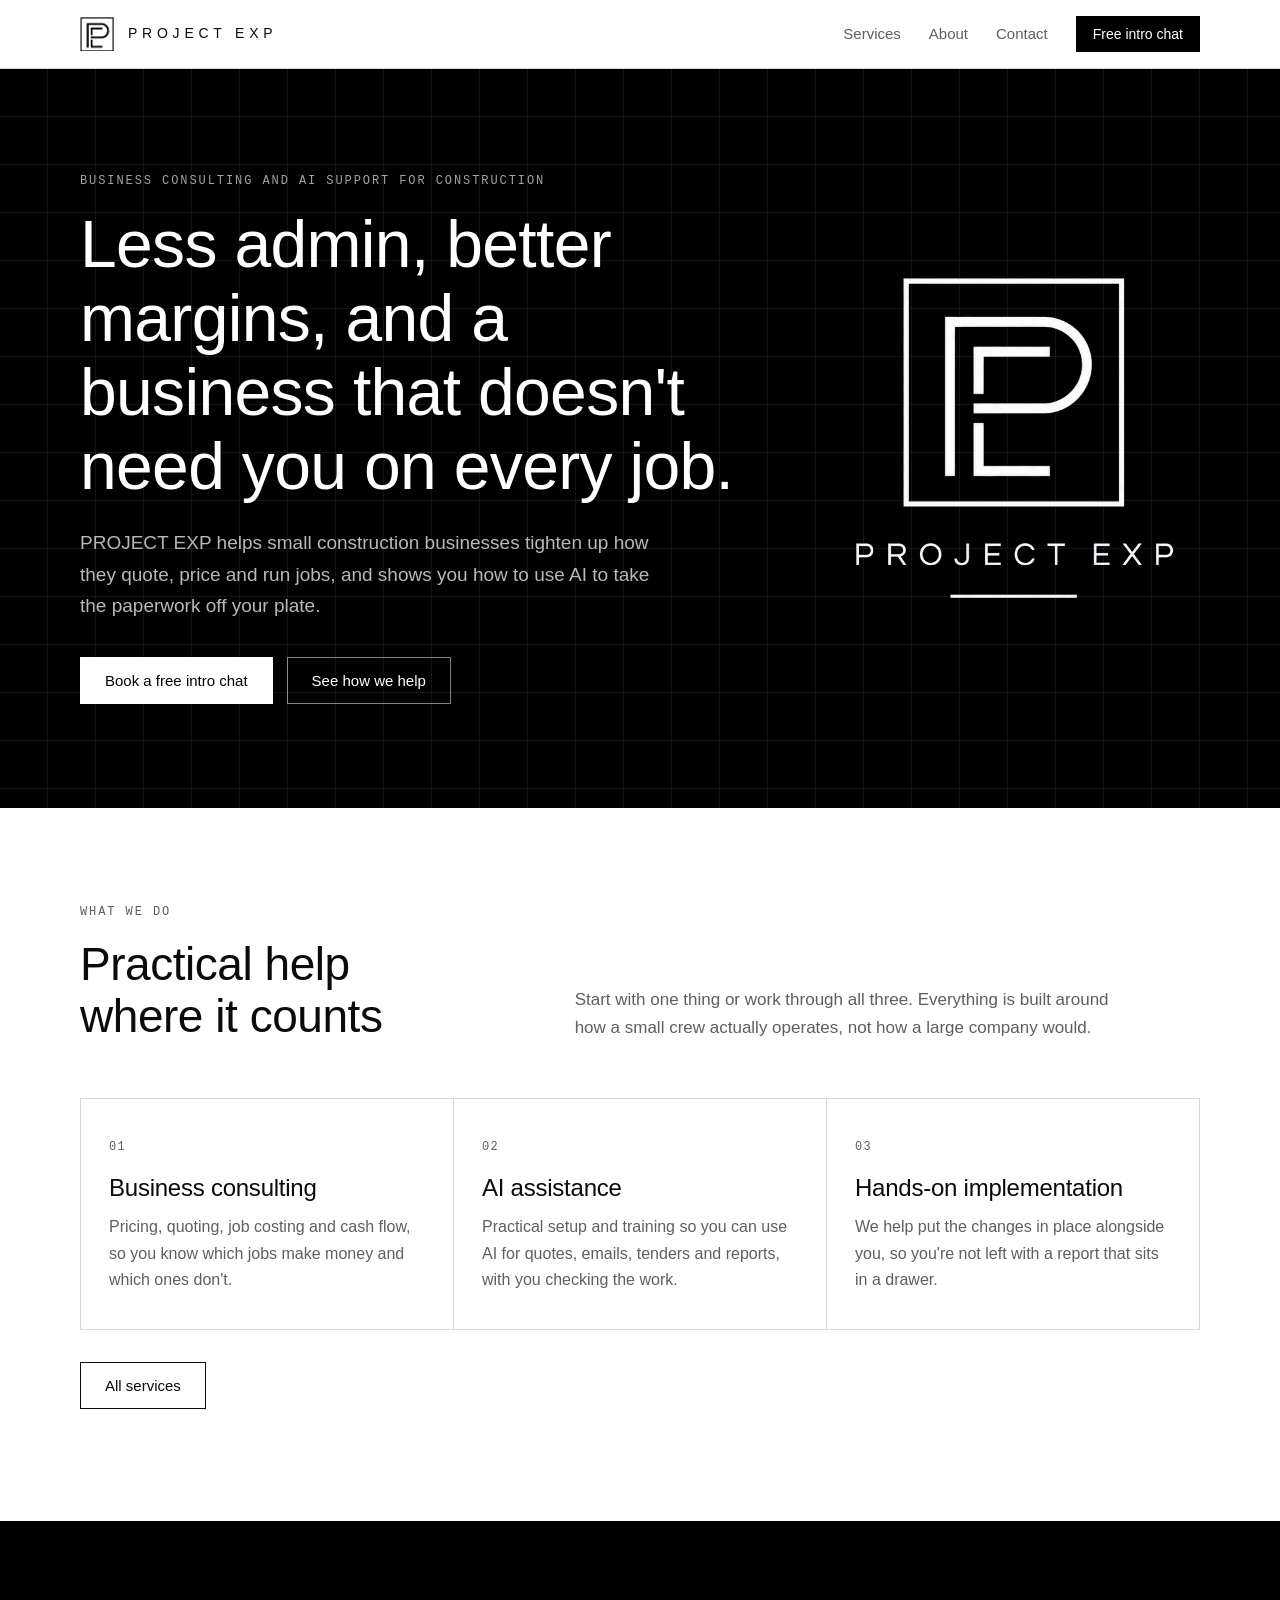
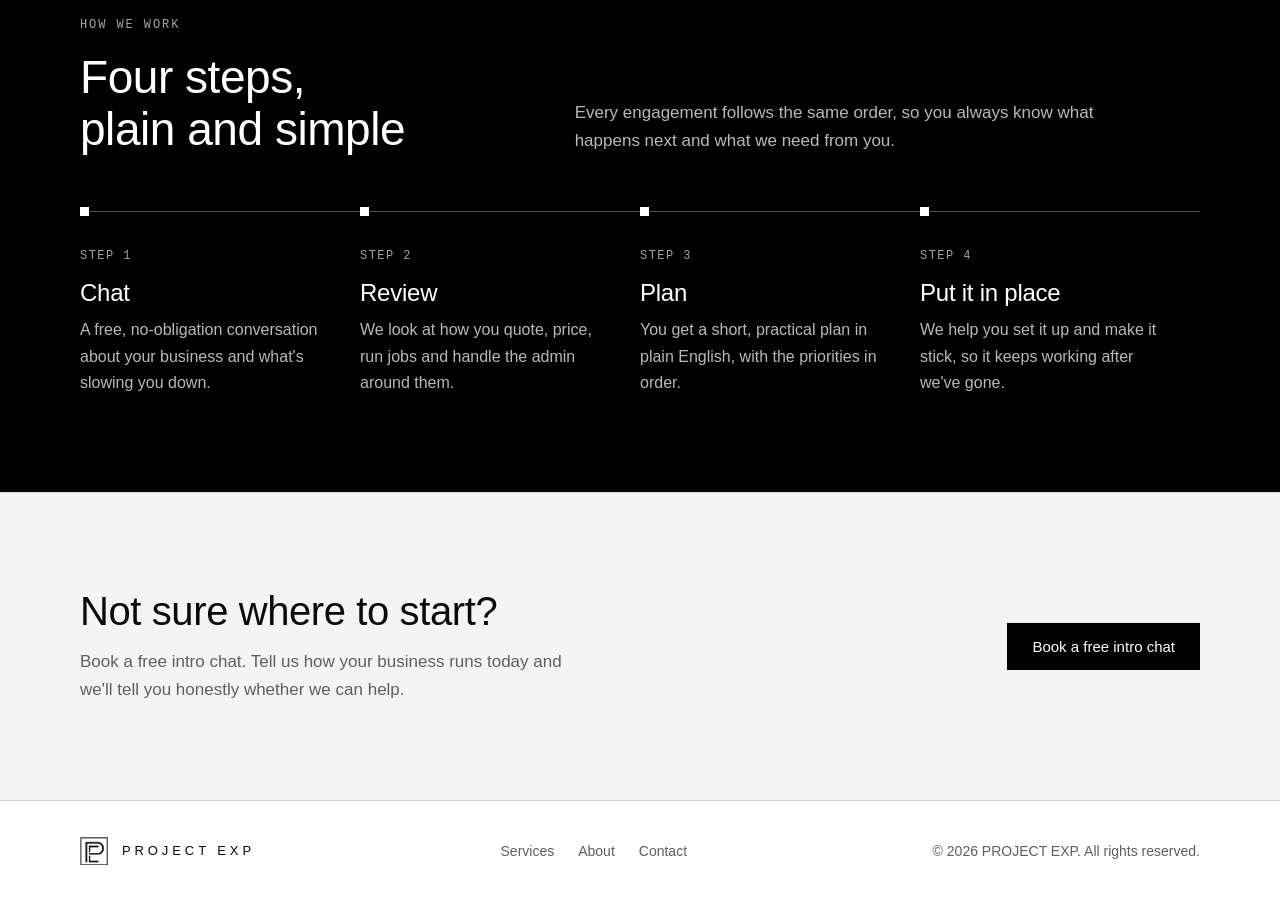
<file: index.html>
<!doctype html>
<html lang="en-AU">
<head>
<meta charset="utf-8">
<meta name="viewport" content="width=device-width, initial-scale=1">
<title>PROJECT EXP | Business consulting and AI support for construction</title>
<meta name="description" content="PROJECT EXP helps small construction businesses with pricing, quoting and cash flow, and shows you how to use AI to cut the admin. Book a free intro chat.">
<meta name="theme-color" content="#000000">
<meta property="og:site_name" content="PROJECT EXP">
<meta property="og:type" content="website">
<meta property="og:title" content="PROJECT EXP | Business consulting and AI support for construction">
<meta property="og:description" content="Pricing, quoting, cash flow and practical AI support for small construction businesses. Book a free intro chat.">
<meta property="og:url" content="https://projectexp.com.au/">
<link rel="icon" href="/assets/favicon.png" type="image/png">
<link rel="apple-touch-icon" href="/assets/apple-touch-icon.png">
<link rel="stylesheet" href="/styles.css">
<script src="/script.js" defer></script>
</head>
<body>
<a class="skip" href="#main">Skip to content</a>

<header class="site">
  <div class="wrap bar">
    <a class="brand" href="/" aria-label="PROJECT EXP home">
      <img src="/assets/logo-black.png" alt="" width="34" height="34">
      <span>PROJECT EXP</span>
    </a>
    <button class="menu" type="button" aria-expanded="false" aria-controls="nav">Menu</button>
    <nav id="nav" aria-label="Main">
      <ul>
        <li><a href="/services/">Services</a></li>
        <li><a href="/about/">About</a></li>
        <li><a href="/contact/">Contact</a></li>
      </ul>
      <a class="btn small" href="/contact/">Free intro chat</a>
    </nav>
  </div>
</header>

<main id="main">
  <div class="hero dark grid-bg">
    <div class="wrap">
      <div>
        <span class="eyebrow">Business consulting and AI support for construction</span>
        <h1>Less admin, better margins, and a business that doesn't need you on every job.</h1>
        <p class="lead">PROJECT EXP helps small construction businesses tighten up how they quote, price and run jobs, and shows you how to use AI to take the paperwork off your plate.</p>
        <div class="cta">
          <a class="btn" href="/contact/">Book a free intro chat</a>
          <a class="btn ghost" href="/services/">See how we help</a>
        </div>
      </div>
      <div class="mark"><img src="/assets/logo-lockup-white.png" alt="PROJECT EXP logo" width="515" height="519"></div>
    </div>
  </div>

  <section>
    <div class="wrap">
      <div class="head">
        <div><span class="eyebrow">What we do</span><h2>Practical help where it counts</h2></div>
        <p>Start with one thing or work through all three. Everything is built around how a small crew actually operates, not how a large company would.</p>
      </div>
      <div class="cards">
        <article class="card">
          <span class="tag">01</span>
          <h3>Business consulting</h3>
          <p>Pricing, quoting, job costing and cash flow, so you know which jobs make money and which ones don't.</p>
        </article>
        <article class="card">
          <span class="tag">02</span>
          <h3>AI assistance</h3>
          <p>Practical setup and training so you can use AI for quotes, emails, tenders and reports, with you checking the work.</p>
        </article>
        <article class="card">
          <span class="tag">03</span>
          <h3>Hands-on implementation</h3>
          <p>We help put the changes in place alongside you, so you're not left with a report that sits in a drawer.</p>
        </article>
      </div>
      <p class="more"><a class="btn ghost" href="/services/">All services</a></p>
    </div>
  </section>

  <section class="dark">
    <div class="wrap">
      <div class="head">
        <div><span class="eyebrow">How we work</span><h2>Four steps, plain and simple</h2></div>
        <p>Every engagement follows the same order, so you always know what happens next and what we need from you.</p>
      </div>
      <div class="steps">
        <div class="step"><span class="k">STEP 1</span><h3>Chat</h3><p>A free, no-obligation conversation about your business and what's slowing you down.</p></div>
        <div class="step"><span class="k">STEP 2</span><h3>Review</h3><p>We look at how you quote, price, run jobs and handle the admin around them.</p></div>
        <div class="step"><span class="k">STEP 3</span><h3>Plan</h3><p>You get a short, practical plan in plain English, with the priorities in order.</p></div>
        <div class="step"><span class="k">STEP 4</span><h3>Put it in place</h3><p>We help you set it up and make it stick, so it keeps working after we've gone.</p></div>
      </div>
    </div>
  </section>

  <section class="cta-band">
    <div class="wrap">
      <div>
        <h2>Not sure where to start?</h2>
        <p>Book a free intro chat. Tell us how your business runs today and we'll tell you honestly whether we can help.</p>
      </div>
      <a class="btn" href="/contact/">Book a free intro chat</a>
    </div>
  </section>
</main>

<footer class="site-foot">
  <div class="wrap foot">
    <div class="l"><img src="/assets/logo-black.png" alt="" width="28" height="28"><span>PROJECT EXP</span></div>
    <nav aria-label="Footer"><a href="/services/">Services</a><a href="/about/">About</a><a href="/contact/">Contact</a></nav>
    <p class="copy">&copy; <span data-year>2026</span> PROJECT EXP. All rights reserved.</p>
  </div>
</footer>
</body>
</html>
</file>
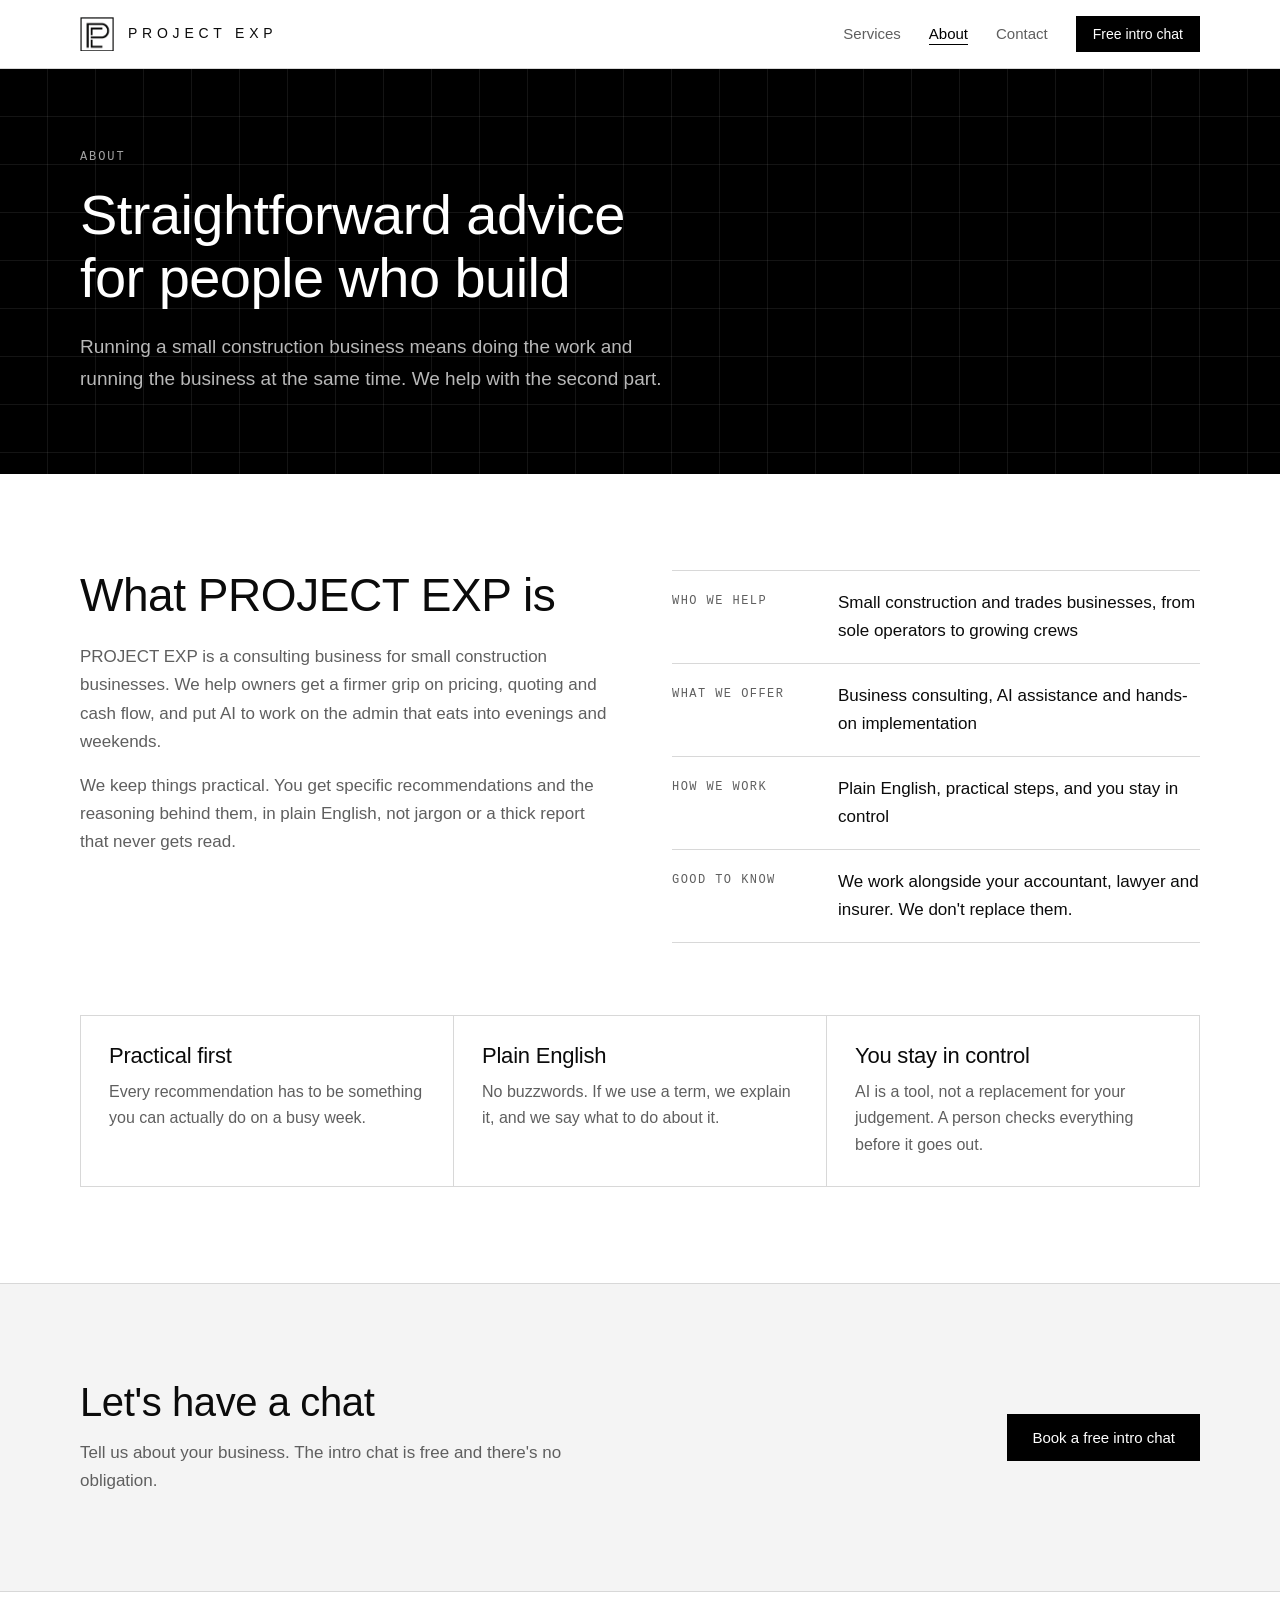
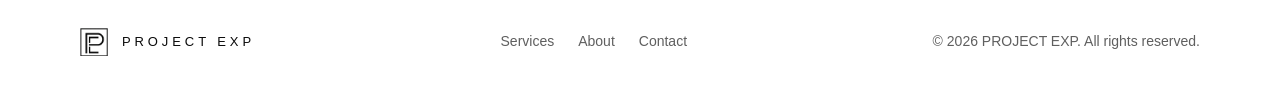
<file: about/index.html>
<!doctype html>
<html lang="en-AU">
<head>
<meta charset="utf-8">
<meta name="viewport" content="width=device-width, initial-scale=1">
<title>About | PROJECT EXP</title>
<meta name="description" content="PROJECT EXP is a consulting business for small construction businesses, offering practical business advice and AI support in plain English.">
<meta name="theme-color" content="#000000">
<meta property="og:site_name" content="PROJECT EXP">
<meta property="og:type" content="website">
<meta property="og:title" content="About | PROJECT EXP">
<meta property="og:description" content="Practical business advice and AI support for small construction businesses, in plain English.">
<meta property="og:url" content="https://projectexp.com.au/about/">
<link rel="icon" href="/assets/favicon.png" type="image/png">
<link rel="apple-touch-icon" href="/assets/apple-touch-icon.png">
<link rel="stylesheet" href="/styles.css">
<script src="/script.js" defer></script>
</head>
<body>
<a class="skip" href="#main">Skip to content</a>

<header class="site">
  <div class="wrap bar">
    <a class="brand" href="/" aria-label="PROJECT EXP home">
      <img src="/assets/logo-black.png" alt="" width="34" height="34">
      <span>PROJECT EXP</span>
    </a>
    <button class="menu" type="button" aria-expanded="false" aria-controls="nav">Menu</button>
    <nav id="nav" aria-label="Main">
      <ul>
        <li><a href="/services/">Services</a></li>
        <li><a href="/about/" aria-current="page">About</a></li>
        <li><a href="/contact/">Contact</a></li>
      </ul>
      <a class="btn small" href="/contact/">Free intro chat</a>
    </nav>
  </div>
</header>

<main id="main">
  <div class="pagehead dark grid-bg">
    <div class="wrap">
      <span class="eyebrow">About</span>
      <h1>Straightforward advice for people who build</h1>
      <p class="lead">Running a small construction business means doing the work and running the business at the same time. We help with the second part.</p>
    </div>
  </div>

  <section>
    <div class="wrap">
      <div class="about">
        <div>
          <h2>What PROJECT EXP is</h2>
          <p>PROJECT EXP is a consulting business for small construction businesses. We help owners get a firmer grip on pricing, quoting and cash flow, and put AI to work on the admin that eats into evenings and weekends.</p>
          <p>We keep things practical. You get specific recommendations and the reasoning behind them, in plain English, not jargon or a thick report that never gets read.</p>
        </div>
        <div class="facts">
          <div class="fact"><b>Who we help</b><span>Small construction and trades businesses, from sole operators to growing crews</span></div>
          <div class="fact"><b>What we offer</b><span>Business consulting, AI assistance and hands-on implementation</span></div>
          <div class="fact"><b>How we work</b><span>Plain English, practical steps, and you stay in control</span></div>
          <div class="fact"><b>Good to know</b><span>We work alongside your accountant, lawyer and insurer. We don't replace them.</span></div>
        </div>
      </div>

      <div class="principles">
        <div><h3>Practical first</h3><p>Every recommendation has to be something you can actually do on a busy week.</p></div>
        <div><h3>Plain English</h3><p>No buzzwords. If we use a term, we explain it, and we say what to do about it.</p></div>
        <div><h3>You stay in control</h3><p>AI is a tool, not a replacement for your judgement. A person checks everything before it goes out.</p></div>
      </div>
    </div>
  </section>

  <section class="cta-band">
    <div class="wrap">
      <div>
        <h2>Let's have a chat</h2>
        <p>Tell us about your business. The intro chat is free and there's no obligation.</p>
      </div>
      <a class="btn" href="/contact/">Book a free intro chat</a>
    </div>
  </section>
</main>

<footer class="site-foot">
  <div class="wrap foot">
    <div class="l"><img src="/assets/logo-black.png" alt="" width="28" height="28"><span>PROJECT EXP</span></div>
    <nav aria-label="Footer"><a href="/services/">Services</a><a href="/about/">About</a><a href="/contact/">Contact</a></nav>
    <p class="copy">&copy; <span data-year>2026</span> PROJECT EXP. All rights reserved.</p>
  </div>
</footer>
</body>
</html>
</file>
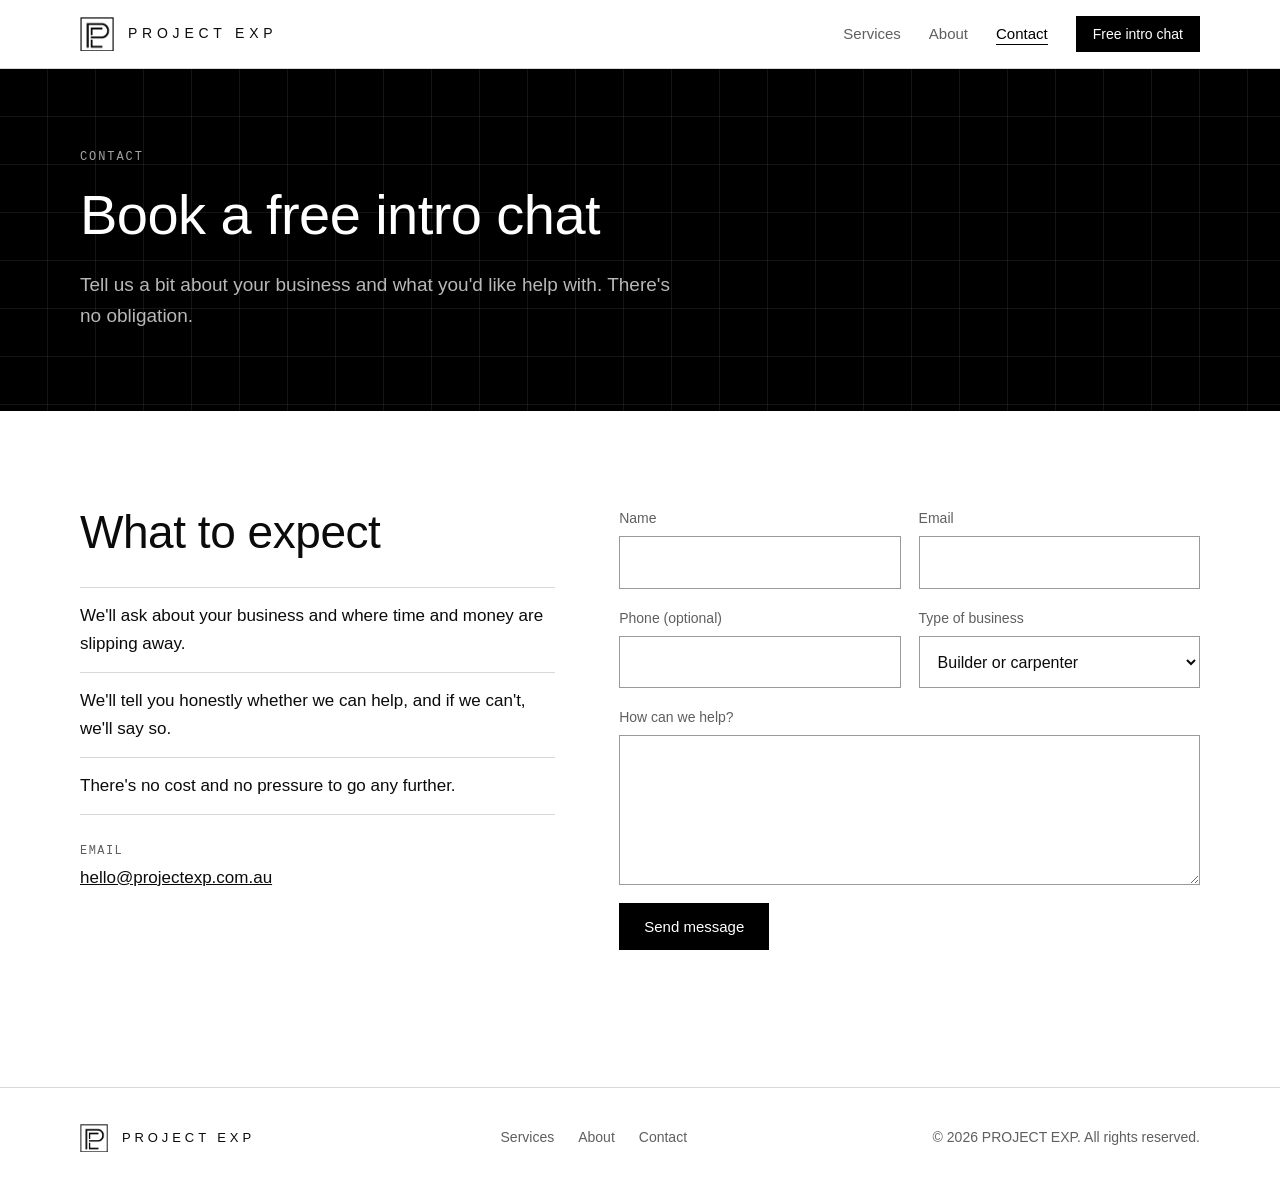
<file: contact/index.html>
<!doctype html>
<html lang="en-AU">
<head>
<meta charset="utf-8">
<meta name="viewport" content="width=device-width, initial-scale=1">
<title>Contact | PROJECT EXP</title>
<meta name="description" content="Book a free intro chat with PROJECT EXP. Tell us about your construction business and we'll tell you honestly whether we can help.">
<meta name="theme-color" content="#000000">
<meta property="og:site_name" content="PROJECT EXP">
<meta property="og:type" content="website">
<meta property="og:title" content="Contact | PROJECT EXP">
<meta property="og:description" content="Book a free intro chat. No obligation.">
<meta property="og:url" content="https://projectexp.com.au/contact/">
<link rel="icon" href="/assets/favicon.png" type="image/png">
<link rel="apple-touch-icon" href="/assets/apple-touch-icon.png">
<link rel="stylesheet" href="/styles.css">
<script src="/script.js" defer></script>
</head>
<body>
<a class="skip" href="#main">Skip to content</a>

<header class="site">
  <div class="wrap bar">
    <a class="brand" href="/" aria-label="PROJECT EXP home">
      <img src="/assets/logo-black.png" alt="" width="34" height="34">
      <span>PROJECT EXP</span>
    </a>
    <button class="menu" type="button" aria-expanded="false" aria-controls="nav">Menu</button>
    <nav id="nav" aria-label="Main">
      <ul>
        <li><a href="/services/">Services</a></li>
        <li><a href="/about/">About</a></li>
        <li><a href="/contact/" aria-current="page">Contact</a></li>
      </ul>
      <a class="btn small" href="/contact/">Free intro chat</a>
    </nav>
  </div>
</header>

<main id="main">
  <div class="pagehead dark grid-bg">
    <div class="wrap">
      <span class="eyebrow">Contact</span>
      <h1>Book a free intro chat</h1>
      <p class="lead">Tell us a bit about your business and what you'd like help with. There's no obligation.</p>
    </div>
  </div>

  <section>
    <div class="wrap cgrid">
      <div class="info">
        <h2>What to expect</h2>
        <ul class="expect">
          <li>We'll ask about your business and where time and money are slipping away.</li>
          <li>We'll tell you honestly whether we can help, and if we can't, we'll say so.</li>
          <li>There's no cost and no pressure to go any further.</li>
        </ul>
        <div class="mail">
          <span class="label">Email</span>
          <!-- Address is assembled by script.js. Change the data-user / data-domain values to update it. -->
          <span data-mail data-user="hello" data-domain="projectexp.com.au"><noscript>Please use the form to get in touch.</noscript></span>
        </div>
      </div>

      <!-- To switch the form on, set data-endpoint to the https:// address from your form service (for example Formspree or Web3Forms). -->
      <form id="enquiry" method="post" data-endpoint="" novalidate>
        <div class="two">
          <label for="name">Name<input id="name" name="name" autocomplete="name" required></label>
          <label for="email">Email<input id="email" name="email" type="email" autocomplete="email" required></label>
        </div>
        <div class="two">
          <label for="phone">Phone (optional)<input id="phone" name="phone" type="tel" autocomplete="tel"></label>
          <label for="trade">Type of business
            <select id="trade" name="business_type">
              <option>Builder or carpenter</option>
              <option>Electrical</option>
              <option>Plumbing</option>
              <option>Landscaping or outdoor</option>
              <option>Other trade or construction</option>
            </select>
          </label>
        </div>
        <label for="message">How can we help?<textarea id="message" name="message" required></textarea></label>
        <div class="hp" aria-hidden="true"><label>Leave this empty<input name="_gotcha" tabindex="-1" autocomplete="off"></label></div>
        <div><button class="btn" type="submit">Send message</button></div>
        <p class="status" id="status" role="status"></p>
      </form>
    </div>
  </section>
</main>

<footer class="site-foot">
  <div class="wrap foot">
    <div class="l"><img src="/assets/logo-black.png" alt="" width="28" height="28"><span>PROJECT EXP</span></div>
    <nav aria-label="Footer"><a href="/services/">Services</a><a href="/about/">About</a><a href="/contact/">Contact</a></nav>
    <p class="copy">&copy; <span data-year>2026</span> PROJECT EXP. All rights reserved.</p>
  </div>
</footer>
</body>
</html>
</file>
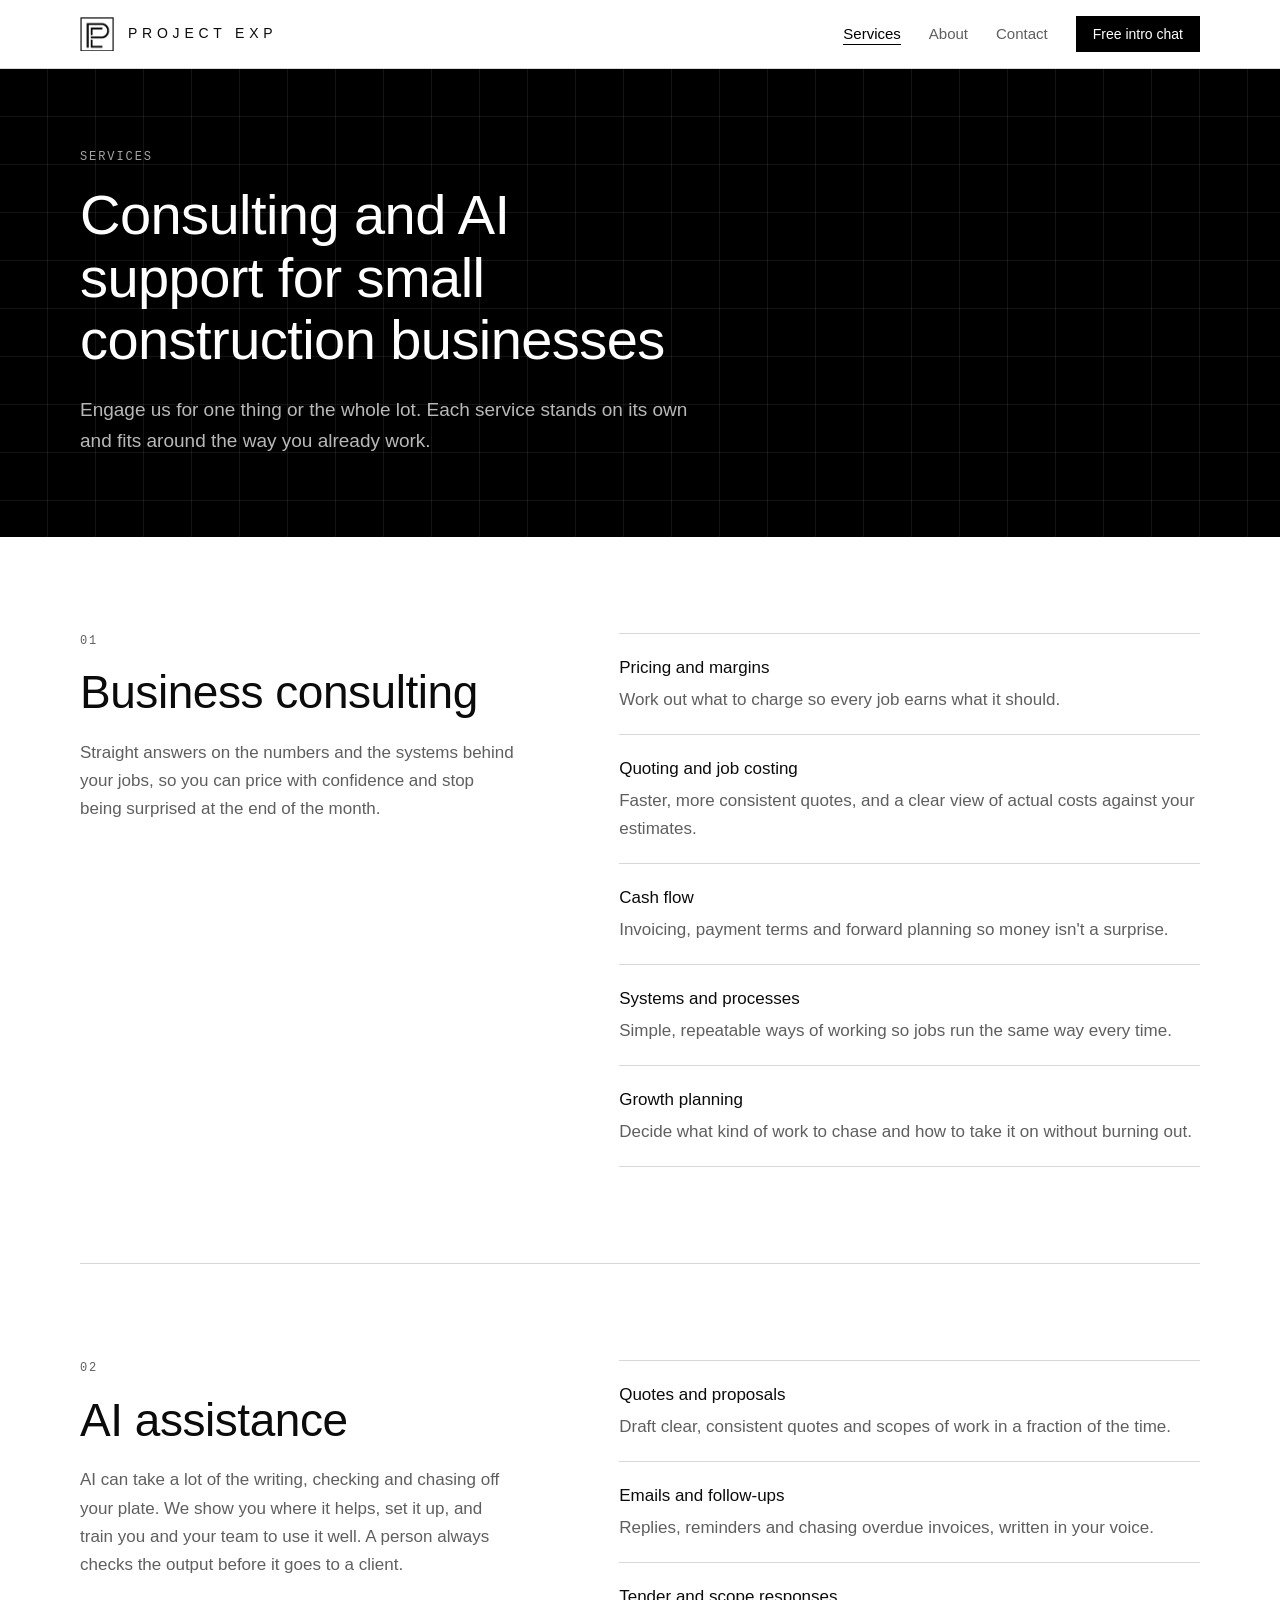
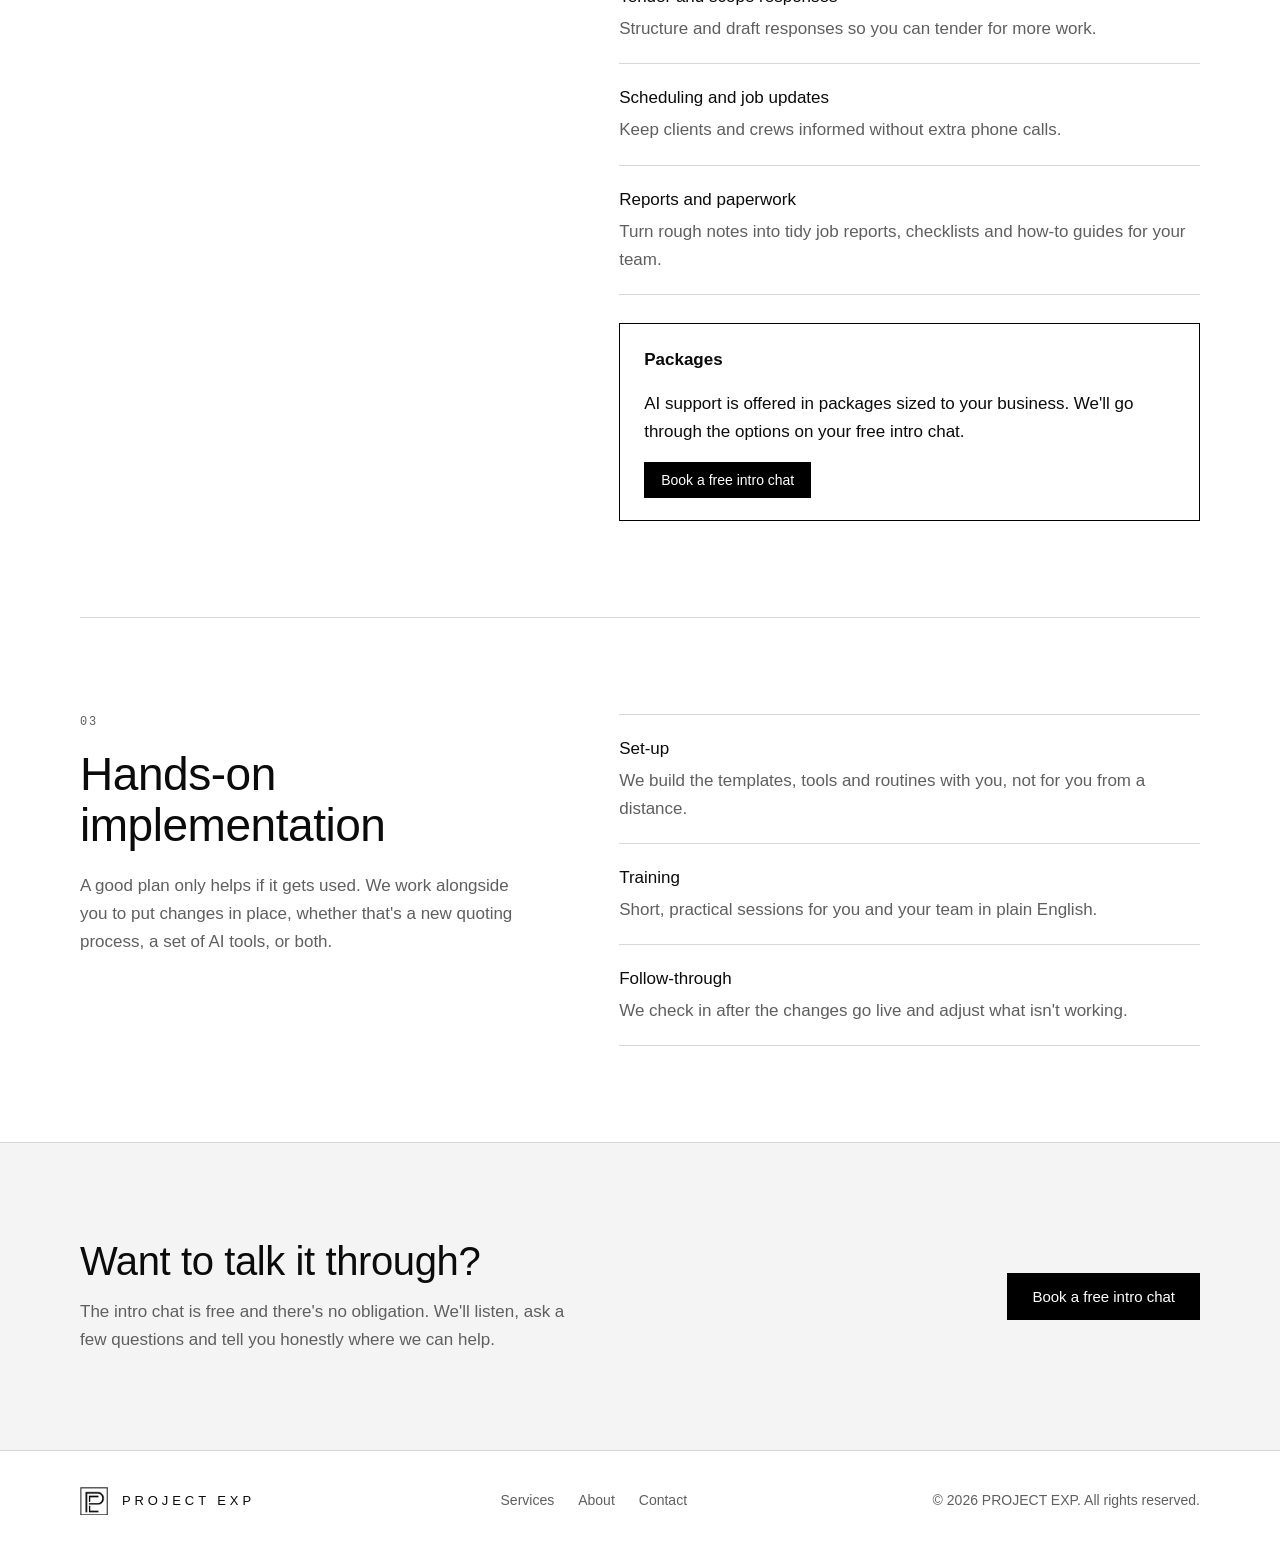
<file: services/index.html>
<!doctype html>
<html lang="en-AU">
<head>
<meta charset="utf-8">
<meta name="viewport" content="width=device-width, initial-scale=1">
<title>Services | PROJECT EXP</title>
<meta name="description" content="Business consulting, AI assistance and hands-on implementation for small construction businesses. Pricing, quoting, cash flow, systems and practical AI support.">
<meta name="theme-color" content="#000000">
<meta property="og:site_name" content="PROJECT EXP">
<meta property="og:type" content="website">
<meta property="og:title" content="Services | PROJECT EXP">
<meta property="og:description" content="Business consulting, AI assistance and hands-on implementation for small construction businesses.">
<meta property="og:url" content="https://projectexp.com.au/services/">
<link rel="icon" href="/assets/favicon.png" type="image/png">
<link rel="apple-touch-icon" href="/assets/apple-touch-icon.png">
<link rel="stylesheet" href="/styles.css">
<script src="/script.js" defer></script>
</head>
<body>
<a class="skip" href="#main">Skip to content</a>

<header class="site">
  <div class="wrap bar">
    <a class="brand" href="/" aria-label="PROJECT EXP home">
      <img src="/assets/logo-black.png" alt="" width="34" height="34">
      <span>PROJECT EXP</span>
    </a>
    <button class="menu" type="button" aria-expanded="false" aria-controls="nav">Menu</button>
    <nav id="nav" aria-label="Main">
      <ul>
        <li><a href="/services/" aria-current="page">Services</a></li>
        <li><a href="/about/">About</a></li>
        <li><a href="/contact/">Contact</a></li>
      </ul>
      <a class="btn small" href="/contact/">Free intro chat</a>
    </nav>
  </div>
</header>

<main id="main">
  <div class="pagehead dark grid-bg">
    <div class="wrap">
      <span class="eyebrow">Services</span>
      <h1>Consulting and AI support for small construction businesses</h1>
      <p class="lead">Engage us for one thing or the whole lot. Each service stands on its own and fits around the way you already work.</p>
    </div>
  </div>

  <section>
    <div class="wrap">

      <div class="svc-block" id="consulting">
        <div class="intro">
          <span class="eyebrow">01</span>
          <h2>Business consulting</h2>
          <p>Straight answers on the numbers and the systems behind your jobs, so you can price with confidence and stop being surprised at the end of the month.</p>
        </div>
        <ul class="items">
          <li><b>Pricing and margins</b><span>Work out what to charge so every job earns what it should.</span></li>
          <li><b>Quoting and job costing</b><span>Faster, more consistent quotes, and a clear view of actual costs against your estimates.</span></li>
          <li><b>Cash flow</b><span>Invoicing, payment terms and forward planning so money isn't a surprise.</span></li>
          <li><b>Systems and processes</b><span>Simple, repeatable ways of working so jobs run the same way every time.</span></li>
          <li><b>Growth planning</b><span>Decide what kind of work to chase and how to take it on without burning out.</span></li>
        </ul>
      </div>

      <div class="svc-block" id="ai">
        <div class="intro">
          <span class="eyebrow">02</span>
          <h2>AI assistance</h2>
          <p>AI can take a lot of the writing, checking and chasing off your plate. We show you where it helps, set it up, and train you and your team to use it well. A person always checks the output before it goes to a client.</p>
        </div>
        <div>
          <ul class="items">
            <li><b>Quotes and proposals</b><span>Draft clear, consistent quotes and scopes of work in a fraction of the time.</span></li>
            <li><b>Emails and follow-ups</b><span>Replies, reminders and chasing overdue invoices, written in your voice.</span></li>
            <li><b>Tender and scope responses</b><span>Structure and draft responses so you can tender for more work.</span></li>
            <li><b>Scheduling and job updates</b><span>Keep clients and crews informed without extra phone calls.</span></li>
            <li><b>Reports and paperwork</b><span>Turn rough notes into tidy job reports, checklists and how-to guides for your team.</span></li>
          </ul>
          <!-- TODO: add the tiered AI packages here once the tiers are confirmed. -->
          <div class="note">
            <p><b>Packages</b></p>
            <p>AI support is offered in packages sized to your business. We'll go through the options on your free intro chat.</p>
            <a class="btn small" href="/contact/">Book a free intro chat</a>
          </div>
        </div>
      </div>

      <div class="svc-block" id="implementation">
        <div class="intro">
          <span class="eyebrow">03</span>
          <h2>Hands-on implementation</h2>
          <p>A good plan only helps if it gets used. We work alongside you to put changes in place, whether that's a new quoting process, a set of AI tools, or both.</p>
        </div>
        <ul class="items">
          <li><b>Set-up</b><span>We build the templates, tools and routines with you, not for you from a distance.</span></li>
          <li><b>Training</b><span>Short, practical sessions for you and your team in plain English.</span></li>
          <li><b>Follow-through</b><span>We check in after the changes go live and adjust what isn't working.</span></li>
        </ul>
      </div>

    </div>
  </section>

  <section class="cta-band">
    <div class="wrap">
      <div>
        <h2>Want to talk it through?</h2>
        <p>The intro chat is free and there's no obligation. We'll listen, ask a few questions and tell you honestly where we can help.</p>
      </div>
      <a class="btn" href="/contact/">Book a free intro chat</a>
    </div>
  </section>
</main>

<footer class="site-foot">
  <div class="wrap foot">
    <div class="l"><img src="/assets/logo-black.png" alt="" width="28" height="28"><span>PROJECT EXP</span></div>
    <nav aria-label="Footer"><a href="/services/">Services</a><a href="/about/">About</a><a href="/contact/">Contact</a></nav>
    <p class="copy">&copy; <span data-year>2026</span> PROJECT EXP. All rights reserved.</p>
  </div>
</footer>
</body>
</html>
</file>
<file: styles.css>
/* PROJECT EXP — black and white, no third-party fonts or scripts */
:root {
  --black: #000;
  --white: #fff;
  --ink: #0b0b0b;
  --muted: #5f5f5f;
  --line: #d8d8d8;
  --soft: #f4f4f4;
  --sans: "Helvetica Neue", Helvetica, Arial, system-ui, -apple-system, "Segoe UI", sans-serif;
  --mono: ui-monospace, SFMono-Regular, Menlo, Consolas, monospace;
}

*, *::before, *::after { box-sizing: border-box; }
html { scroll-behavior: smooth; -webkit-text-size-adjust: 100%; }
body {
  margin: 0;
  background: var(--white);
  color: var(--ink);
  font: 17px/1.65 var(--sans);
  -webkit-font-smoothing: antialiased;
}
img { max-width: 100%; height: auto; display: block; }
a { color: inherit; }
:focus-visible { outline: 2px solid currentColor; outline-offset: 3px; }

.wrap { max-width: 1160px; margin-inline: auto; padding-inline: max(20px, env(safe-area-inset-left)); }
.skip { position: absolute; left: -999px; top: 8px; z-index: 100; padding: 10px 14px; background: var(--black); color: var(--white); }
.skip:focus { left: 8px; }

h1, h2, h3 { margin: 0; font-weight: 300; line-height: 1.12; letter-spacing: -0.01em; text-wrap: balance; }
h2 { font-size: clamp(30px, 3.6vw, 46px); }
h3 { font-size: 22px; font-weight: 400; }
p { margin: 0 0 16px; }

.eyebrow {
  display: block;
  margin-bottom: 18px;
  font: 500 12px/1.4 var(--mono);
  letter-spacing: 0.16em;
  text-transform: uppercase;
  color: var(--muted);
}

/* Buttons */
.btn {
  display: inline-flex; align-items: center; gap: 10px;
  padding: 15px 24px;
  font: 500 15px/1 var(--sans);
  text-decoration: none;
  border: 1px solid var(--black);
  background: var(--black); color: var(--white);
  border-radius: 0; cursor: pointer;
  transition: background 0.15s, color 0.15s;
}
.btn:hover { background: var(--white); color: var(--black); }
.btn.small { padding: 10px 16px; font-size: 14px; }
.btn.ghost { background: transparent; color: inherit; border-color: currentColor; }
.btn.ghost:hover { background: var(--black); color: var(--white); border-color: var(--black); }

/* Dark bands */
.dark { background: var(--black); color: var(--white); }
.dark .eyebrow { color: #a3a3a3; }
.dark .btn { background: var(--white); color: var(--black); border-color: var(--white); }
.dark .btn:hover { background: transparent; color: var(--white); }
.dark .btn.ghost { background: transparent; color: var(--white); border-color: rgba(255, 255, 255, 0.5); }
.dark .btn.ghost:hover { background: rgba(255, 255, 255, 0.1); border-color: var(--white); }
.grid-bg {
  background-image:
    linear-gradient(rgba(255, 255, 255, 0.08) 1px, transparent 1px),
    linear-gradient(90deg, rgba(255, 255, 255, 0.08) 1px, transparent 1px);
  background-size: 48px 48px;
  background-position: -1px -1px;
}

/* Header */
.site { position: sticky; top: 0; z-index: 20; background: var(--white); border-bottom: 1px solid var(--line); }
.bar { display: flex; align-items: center; justify-content: space-between; gap: 16px; min-height: 68px; }
.brand { display: flex; align-items: center; gap: 14px; text-decoration: none; }
.brand img { width: 34px; height: 34px; }
.brand span { font-size: 14px; letter-spacing: 0.34em; text-transform: uppercase; }
#nav { display: flex; align-items: center; gap: 28px; }
#nav ul { display: flex; gap: 28px; margin: 0; padding: 0; list-style: none; }
#nav a:not(.btn) { font-size: 15px; text-decoration: none; color: var(--muted); padding-bottom: 2px; border-bottom: 1px solid transparent; }
#nav a:not(.btn):hover { color: var(--black); }
#nav a[aria-current="page"] { color: var(--black); border-bottom-color: var(--black); }
.menu {
  display: none; padding: 9px 14px;
  font: 500 14px/1 var(--sans); color: var(--black);
  background: transparent; border: 1px solid var(--black); border-radius: 0; cursor: pointer;
}
@media (max-width: 760px) {
  .menu { display: inline-flex; }
  #nav {
    display: none; position: absolute; top: 100%; left: 0; right: 0;
    flex-direction: column; align-items: stretch; gap: 0;
    padding: 8px 20px 20px; background: var(--white); border-bottom: 1px solid var(--line);
  }
  #nav.open { display: flex; }
  #nav ul { flex-direction: column; gap: 0; }
  #nav li a:not(.btn) { display: block; padding: 14px 0; border-bottom: 1px solid var(--line); }
  #nav a[aria-current="page"] { border-bottom-color: var(--line); font-weight: 500; }
  #nav .btn { margin-top: 16px; justify-content: center; }
}

/* Hero */
.hero .wrap { display: grid; grid-template-columns: 1.3fr 0.7fr; gap: 56px; align-items: center; padding-block: 104px; }
.hero h1 { font-size: clamp(38px, 5.4vw, 66px); font-weight: 300; }
.hero .lead { max-width: 54ch; margin: 24px 0 36px; font-size: 19px; color: #b8b8b8; }
.hero .cta { display: flex; flex-wrap: wrap; gap: 14px; }
.hero .mark { justify-self: center; width: min(100%, 320px); }
@media (max-width: 860px) {
  .hero .wrap { grid-template-columns: 1fr; gap: 40px; padding-block: 64px; }
  .hero .mark { width: 200px; justify-self: start; }
}

/* Inner page header */
.pagehead .wrap { padding-block: 80px; }
.pagehead h1 { max-width: 20ch; font-size: clamp(34px, 4.6vw, 56px); font-weight: 300; }
.pagehead .lead { max-width: 58ch; margin: 22px 0 0; font-size: 19px; color: #b8b8b8; }
@media (max-width: 860px) { .pagehead .wrap { padding-block: 56px; } }

/* Sections */
section { padding-block: 96px; }
@media (max-width: 860px) { section { padding-block: 64px; } }
.head { display: grid; grid-template-columns: 1fr 1.4fr; gap: 48px; align-items: end; margin-bottom: 56px; }
.head p { margin: 0; max-width: 58ch; color: var(--muted); }
.dark .head p { color: #b8b8b8; }
@media (max-width: 860px) { .head { grid-template-columns: 1fr; gap: 16px; margin-bottom: 40px; } }

/* Cards (home) */
.cards { display: grid; grid-template-columns: repeat(3, 1fr); border-top: 1px solid var(--line); border-left: 1px solid var(--line); }
.card { min-width: 0; padding: 32px 28px 36px; border-right: 1px solid var(--line); border-bottom: 1px solid var(--line); }
.card .tag { font: 500 12px/1 var(--mono); letter-spacing: 0.1em; color: var(--muted); }
.card h3 { margin: 16px 0 12px; font-size: 24px; }
.card p { margin: 0; color: var(--muted); font-size: 16px; }
.more { margin-top: 32px; }
@media (max-width: 860px) { .cards { grid-template-columns: 1fr; } }

/* Steps */
.steps { display: grid; grid-template-columns: repeat(4, 1fr); }
.step { position: relative; min-width: 0; padding: 28px 24px 0 0; border-top: 1px solid rgba(255, 255, 255, 0.3); }
.step::before { content: ""; position: absolute; top: -5px; left: 0; width: 9px; height: 9px; background: var(--white); }
.step .k { font: 500 12px/1 var(--mono); letter-spacing: 0.12em; color: #a3a3a3; }
.step h3 { margin: 12px 0 10px; font-size: 24px; }
.step p { margin: 0; color: #b8b8b8; font-size: 16px; }
@media (max-width: 860px) { .steps { grid-template-columns: 1fr 1fr; row-gap: 40px; } }
@media (max-width: 520px) { .steps { grid-template-columns: 1fr; } }

/* Call-to-action band */
.cta-band { background: var(--soft); border-top: 1px solid var(--line); }
.cta-band .wrap { display: flex; flex-wrap: wrap; align-items: center; justify-content: space-between; gap: 32px; }
.cta-band h2 { font-size: clamp(28px, 3.2vw, 40px); }
.cta-band p { margin: 14px 0 0; max-width: 52ch; color: var(--muted); }

/* Service blocks */
.svc-block { display: grid; grid-template-columns: 0.9fr 1.1fr; gap: 64px; align-items: start; }
.svc-block + .svc-block { margin-top: 96px; padding-top: 96px; border-top: 1px solid var(--line); }
.svc-block .intro p { color: var(--muted); max-width: 46ch; }
.svc-block h2 { margin-bottom: 20px; }
.items { margin: 0; padding: 0; list-style: none; border-top: 1px solid var(--line); }
.items li { padding: 20px 0; border-bottom: 1px solid var(--line); }
.items b { display: block; margin-bottom: 4px; font-weight: 500; }
.items span { color: var(--muted); }
.note { margin-top: 28px; padding: 22px 24px; border: 1px solid var(--black); }
.note p { margin: 0 0 16px; }
.note p:last-child { margin-bottom: 0; }
@media (max-width: 860px) {
  .svc-block { grid-template-columns: 1fr; gap: 32px; }
  .svc-block + .svc-block { margin-top: 64px; padding-top: 64px; }
}

/* About */
.about { display: grid; grid-template-columns: 1fr 1fr; gap: 64px; align-items: start; }
.about p { max-width: 56ch; color: var(--muted); }
.about h2 { margin-bottom: 22px; }
.facts { border-top: 1px solid var(--line); }
.fact { display: grid; grid-template-columns: 150px 1fr; gap: 16px; padding: 18px 0; border-bottom: 1px solid var(--line); }
.fact b { padding-top: 3px; font: 500 12px/1.5 var(--mono); letter-spacing: 0.12em; text-transform: uppercase; color: var(--muted); }
.principles { display: grid; grid-template-columns: repeat(3, 1fr); margin-top: 72px; border-top: 1px solid var(--line); border-left: 1px solid var(--line); }
.principles div { padding: 28px; border-right: 1px solid var(--line); border-bottom: 1px solid var(--line); }
.principles h3 { margin-bottom: 10px; }
.principles p { margin: 0; color: var(--muted); font-size: 16px; }
@media (max-width: 860px) {
  .about { grid-template-columns: 1fr; gap: 40px; }
  .fact { grid-template-columns: 1fr; gap: 4px; }
  .principles { grid-template-columns: 1fr; margin-top: 48px; }
}

/* Contact */
.cgrid { display: grid; grid-template-columns: 0.9fr 1.1fr; gap: 64px; align-items: start; }
.cgrid .info p { max-width: 46ch; color: var(--muted); }
.expect { margin: 28px 0; padding: 0; list-style: none; border-top: 1px solid var(--line); }
.expect li { padding: 14px 0; border-bottom: 1px solid var(--line); }
.mail { margin-top: 24px; }
.mail .label { display: block; margin-bottom: 4px; font: 500 12px/1.4 var(--mono); letter-spacing: 0.12em; text-transform: uppercase; color: var(--muted); }
form { display: grid; gap: 18px; }
.two { display: grid; grid-template-columns: 1fr 1fr; gap: 18px; }
label { display: grid; gap: 6px; min-width: 0; font-size: 14px; color: var(--muted); }
input, select, textarea {
  width: 100%; min-width: 0; min-height: 52px; padding: 12px 14px;
  font: inherit; font-size: 16px; color: var(--ink);
  background: var(--white); border: 1px solid #9a9a9a; border-radius: 0;
}
input:focus, select:focus, textarea:focus { outline: 2px solid var(--black); outline-offset: 0; border-color: var(--black); }
textarea { min-height: 150px; resize: vertical; }
.hp { position: absolute; left: -9999px; width: 1px; height: 1px; overflow: hidden; }
.status { min-height: 1.5em; margin: 0; font-size: 15px; color: var(--ink); }
@media (max-width: 860px) {
  .cgrid { grid-template-columns: 1fr; gap: 40px; }
  .two { grid-template-columns: 1fr; }
}

/* Footer */
.site-foot { padding-block: 36px; border-top: 1px solid var(--line); font-size: 14px; color: var(--muted); }
.foot { display: flex; flex-wrap: wrap; align-items: center; justify-content: space-between; gap: 18px 32px; }
.foot .l { display: flex; align-items: center; gap: 14px; color: var(--ink); letter-spacing: 0.3em; text-transform: uppercase; font-size: 13px; }
.foot .l img { width: 28px; height: 28px; }
.foot nav { display: flex; gap: 24px; }
.foot nav a { text-decoration: none; }
.foot nav a:hover { color: var(--black); text-decoration: underline; }
.foot .copy { margin: 0; }

/* 404 */
.lost .wrap { padding-block: 120px; }
.lost p { max-width: 46ch; color: #b8b8b8; margin: 20px 0 32px; }

@media (prefers-reduced-motion: reduce) {
  html { scroll-behavior: auto; }
  .btn { transition: none; }
}
@media print {
  .site, .menu, .cta-band, .skip { display: none; }
  .dark { background: none; color: #000; }
}
</file>
